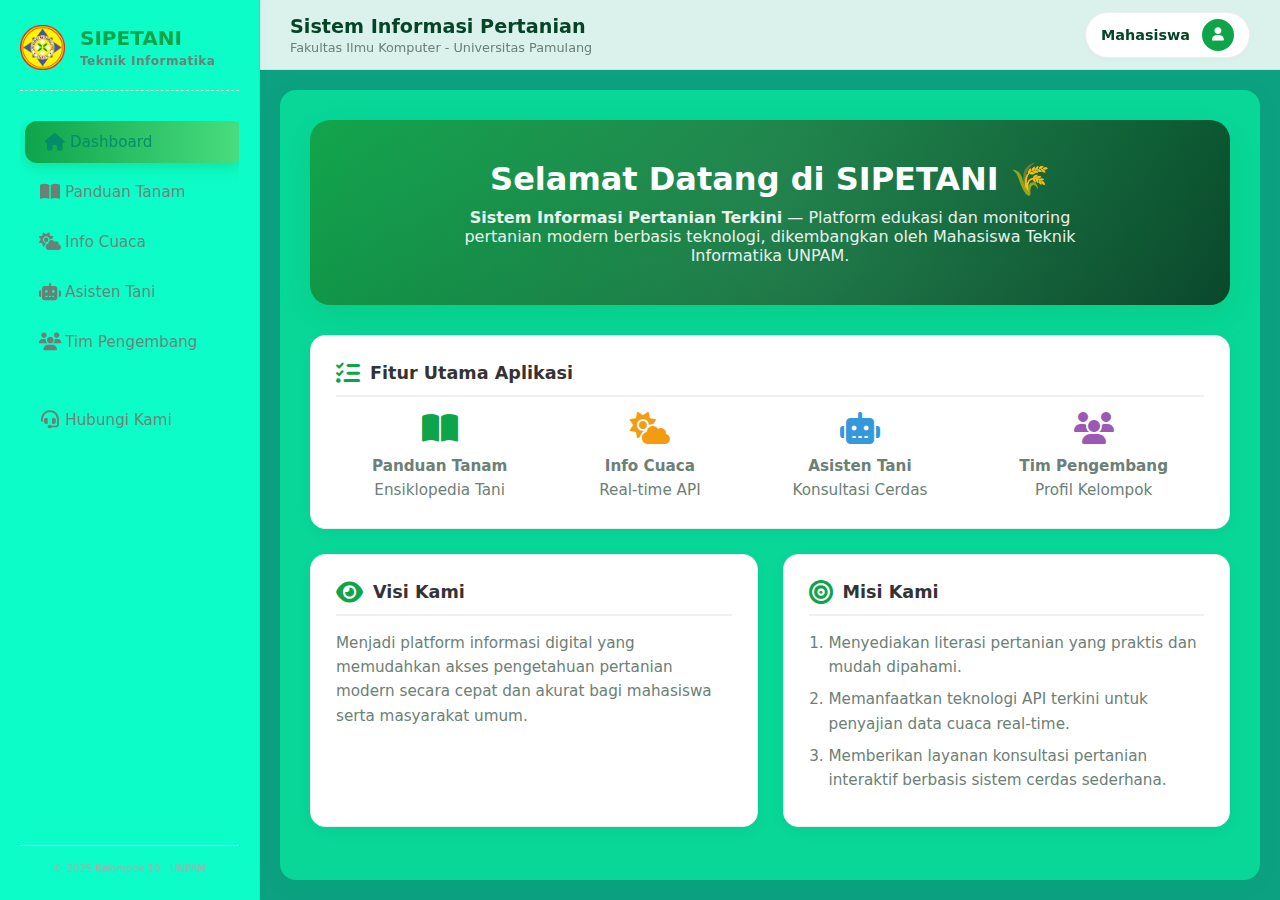
<file: index.html>
<!DOCTYPE html>
<html lang="id">

<head>
  <meta charset="UTF-8">
  <meta name="viewport" content="width=device-width, initial-scale=1.0">
  <title>SIPETANI Dashboard | Universitas Pamulang</title>

  <link rel="icon" type="image/png" href="logo_unpam.png">
  <link rel="stylesheet" href="style.css">
  <link rel="stylesheet" href="https://cdnjs.cloudflare.com/ajax/libs/font-awesome/6.4.0/css/all.min.css">
</head>

<body>

  <div class="container">

    <nav class="sidebar">
      <div class="logo-area">
        <img src="logo_unpam.png" alt="Logo UNPAM" class="logo-img">
        <div class="logo-text">
          <h2>SIPETANI</h2>
          <span>Teknik Informatika</span>
        </div>
      </div>

      <ul class="menu-list" id="leftMenu">
        <li>
          <a href="home.html" target="appFrame" class="active">
            <i class="fa-solid fa-house"></i> <span>Dashboard</span>
          </a>
        </li>
        <li>
          <a href="panduan.html" target="appFrame">
            <i class="fa-solid fa-book-open"></i> <span>Panduan Tanam</span>
          </a>
        </li>
        <li>
          <a href="cuaca.html" target="appFrame">
            <i class="fa-solid fa-cloud-sun"></i> <span>Info Cuaca</span>
          </a>
        </li>
        <li>
          <a href="asisten.html" target="appFrame">
            <i class="fa-solid fa-robot"></i> <span>Asisten Tani</span>
          </a>
        </li>
        <li>
          <a href="tim.html" target="appFrame">
            <i class="fa-solid fa-users"></i> <span>Tim Pengembang</span>
          </a>
        </li>

        <li class="menu-spacer"></li>

        <li>
          <a href="kontak.html" target="appFrame" class="logout-mode">
            <i class="fa-solid fa-headset"></i> <span>Hubungi Kami</span>
          </a>
        </li>
      </ul>

      <div class="sidebar-footer">
        <small>&copy; 2025 Kelompok 10 - UNPAM</small>
      </div>
    </nav>

    <main class="main-content">
      <header class="top-header">
        <div class="header-title">
          <h3>Sistem Informasi Pertanian</h3>
          <p class="subtitle">Fakultas Ilmu Komputer - Universitas Pamulang</p>
        </div>
        <div class="user-profile">
          <span class="user-name">Mahasiswa</span>
          <div class="avatar"><i class="fa-solid fa-user"></i></div>
        </div>
      </header>

      <div class="content-frame-wrapper">
        <iframe id="mainFrame" src="home.html" name="appFrame" title="Konten Aplikasi"></iframe>
      </div>
    </main>
  </div>

  <script src="script.js"></script>
</body>

</html>
</file>
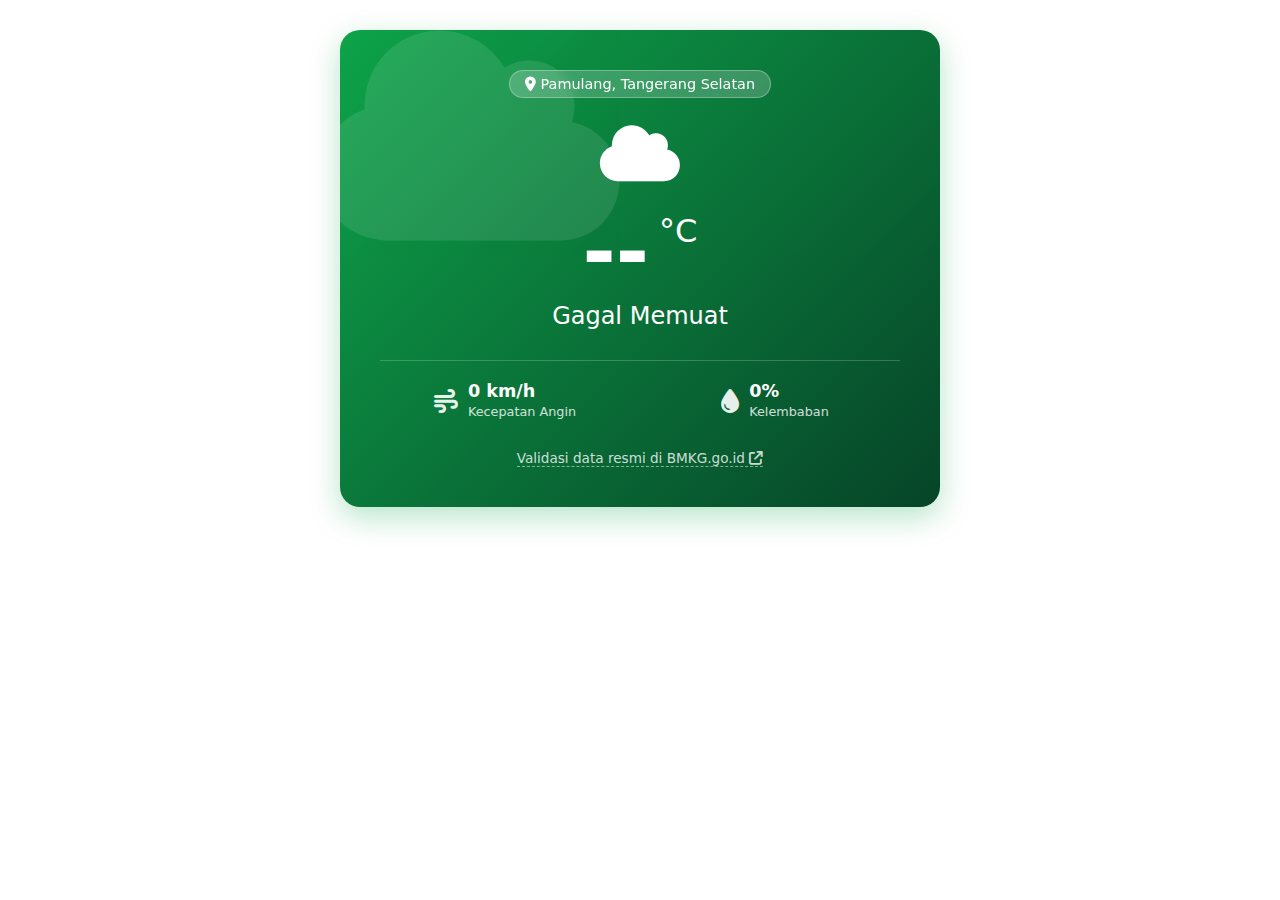
<file: cuaca.html>
<!DOCTYPE html>
<html lang="id">

<head>
  <meta charset="UTF-8">
  <meta name="viewport" content="width=device-width, initial-scale=1.0">
  <title>Info Cuaca - SIPETANI</title>

  <link rel="stylesheet" href="style.css">
  <link rel="stylesheet" href="https://cdnjs.cloudflare.com/ajax/libs/font-awesome/6.4.0/css/all.min.css">

  <style>
    /* CSS Khusus Halaman Cuaca */
    body {
      padding: 30px;
      background-color: transparent;
      overflow-y: auto;
    }

    .weather-widget {
      background: linear-gradient(135deg, #0ea44a, #064428);
      color: white;
      border-radius: 20px;
      padding: 40px;
      box-shadow: 0 10px 30px rgba(14, 164, 74, 0.3);
      text-align: center;
      max-width: 600px;
      margin: 0 auto;
      position: relative;
      overflow: hidden;
    }

    .weather-widget::before {
      content: '\f0c2';
      font-family: 'Font Awesome 6 Free';
      font-weight: 900;
      position: absolute;
      top: -20px;
      left: -20px;
      font-size: 15rem;
      opacity: 0.1;
      z-index: 0;
    }

    .widget-content {
      position: relative;
      z-index: 1;
    }

    .location-badge {
      background: rgba(255, 255, 255, 0.2);
      padding: 5px 15px;
      border-radius: 20px;
      font-size: 0.9rem;
      display: inline-block;
      margin-bottom: 20px;
      border: 1px solid rgba(255, 255, 255, 0.3);
      -webkit-backdrop-filter: blur(5px);
      backdrop-filter: blur(5px);
    }

    .temperature-box {
      margin: 20px 0;
    }

    .temp-number {
      font-size: 5rem;
      font-weight: 800;
      line-height: 1;
    }

    .temp-unit {
      font-size: 2rem;
      vertical-align: top;
      margin-left: 5px;
    }

    .weather-desc {
      font-size: 1.5rem;
      margin-top: 10px;
      font-weight: 500;
      text-transform: capitalize;
    }

    .weather-icon-large {
      font-size: 4rem;
      margin-bottom: 10px;
    }

    /* === PERBAIKAN LOGIC TAMPILAN === */

    /* Default state: Tersembunyi */
    .farming-tip {
      display: none;
      background: rgba(0, 0, 0, 0.2);
      margin-top: 20px;
      padding: 15px;
      border-radius: 12px;
      font-size: 0.95rem;
      border-left: 4px solid #f1c40f;
      text-align: left;
      align-items: center;
      gap: 12px;
    }

    /* Class untuk memunculkan elemen (Dipanggil via JS) */
    .farming-tip.show {
      display: flex;
      animation: fadeIn 0.5s ease;
    }

    @keyframes fadeIn {
      from {
        opacity: 0;
        transform: translateY(10px);
      }

      to {
        opacity: 1;
        transform: translateY(0);
      }
    }

    /* ================================= */

    .farming-tip i {
      font-size: 1.2rem;
      color: #f1c40f;
    }

    .details-grid {
      display: grid;
      grid-template-columns: 1fr 1fr;
      gap: 20px;
      margin-top: 30px;
      padding-top: 20px;
      border-top: 1px solid rgba(255, 255, 255, 0.2);
    }

    .detail-item {
      display: flex;
      align-items: center;
      justify-content: center;
      gap: 10px;
    }

    .detail-item i {
      font-size: 1.5rem;
      opacity: 0.9;
    }

    .detail-info {
      text-align: left;
    }

    .detail-value {
      font-weight: 700;
      font-size: 1.1rem;
      display: block;
    }

    .detail-label {
      font-size: 0.8rem;
      opacity: 0.8;
    }

    .bmkg-link {
      display: inline-block;
      margin-top: 30px;
      color: rgba(255, 255, 255, 0.8);
      text-decoration: none;
      font-size: 0.85rem;
      border-bottom: 1px dashed rgba(255, 255, 255, 0.5);
      transition: color 0.3s;
    }

    .bmkg-link:hover {
      color: white;
      border-bottom-style: solid;
    }
  </style>
</head>

<body>

  <div class="weather-widget">
    <div class="widget-content">
      <div class="location-badge">
        <i class="fa-solid fa-location-dot"></i> Pamulang, Tangerang Selatan
      </div>

      <div id="weatherIcon" class="weather-icon-large">
        <i class="fa-solid fa-cloud"></i>
      </div>

      <div class="temperature-box">
        <span id="tempValue" class="temp-number">--</span>
        <span class="temp-unit">°C</span>
        <div id="weatherDesc" class="weather-desc">Memuat data...</div>
      </div>

      <div class="farming-tip" id="farmingTipBox">
        <i class="fa-solid fa-lightbulb"></i>
        <span id="farmingTipText">Analisis cuaca sedang diproses...</span>
      </div>

      <div class="details-grid">
        <div class="detail-item">
          <i class="fa-solid fa-wind"></i>
          <div class="detail-info">
            <span id="windValue" class="detail-value">0 km/h</span>
            <span class="detail-label">Kecepatan Angin</span>
          </div>
        </div>
        <div class="detail-item">
          <i class="fa-solid fa-droplet"></i>
          <div class="detail-info">
            <span id="humidityValue" class="detail-value">0%</span>
            <span class="detail-label">Kelembaban</span>
          </div>
        </div>
      </div>

      <a href="https://www.bmkg.go.id/" target="_blank" rel="noopener noreferrer" class="bmkg-link">
        Validasi data resmi di BMKG.go.id <i class="fa-solid fa-arrow-up-right-from-square"></i>
      </a>
    </div>
  </div>

  <script>
    const lokasi = { lat: -6.3427, lon: 106.7512 };
    const apiUrl = `https://api.open-meteo.com/v1/forecast?latitude=${lokasi.lat}&longitude=${lokasi.lon}&current=temperature_2m,relative_humidity_2m,weather_code,wind_speed_10m&timezone=auto`;

    async function getWeather() {
      try {
        const response = await fetch(apiUrl);
        if (!response.ok) throw new Error("Gagal terhubung");

        const data = await response.json();
        const current = data.current;

        document.getElementById('tempValue').innerText = Math.round(current.temperature_2m);
        document.getElementById('windValue').innerText = current.wind_speed_10m + " km/h";
        document.getElementById('humidityValue').innerText = current.relative_humidity_2m + "%";

        updateWeatherCondition(current.weather_code);
        updateFarmingTip(current.weather_code, current.temperature_2m);

      } catch (error) {
        console.error("Error:", error);
        document.getElementById('weatherDesc').innerText = "Gagal memuat";
      }
    }

    function updateWeatherCondition(code) {
      let desc = "Mendung";
      let iconClass = "fa-cloud";

      if (code === 0) { desc = "Cerah"; iconClass = "fa-sun"; }
      else if (code >= 1 && code <= 3) { desc = "Berawan"; iconClass = "fa-cloud-sun"; }
      else if (code >= 45 && code <= 48) { desc = "Kabut"; iconClass = "fa-smog"; }
      else if (code >= 51 && code <= 67) { desc = "Gerimis"; iconClass = "fa-cloud-rain"; }
      else if (code >= 80 && code <= 99) { desc = "Hujan Deras"; iconClass = "fa-cloud-showers-heavy"; }
      else if (code >= 95) { desc = "Badai Petir"; iconClass = "fa-bolt"; }

      document.getElementById('weatherDesc').innerText = desc;
      document.getElementById('weatherIcon').innerHTML = `<i class="fa-solid ${iconClass}"></i>`;
    }

    function updateFarmingTip(code, temp) {
      const tipBox = document.getElementById('farmingTipBox');
      const tipText = document.getElementById('farmingTipText');
      let message = "";

      if (code >= 51) {
        message = "Hujan terdeteksi. Sebaiknya <b>tunda penyiraman</b> dan pemberian pupuk cair agar tidak hanyut.";
      } else if (temp > 32) {
        message = "Suhu cukup tinggi. Pastikan tanah tetap lembab, disarankan <b>menyiram tanaman pada sore hari</b>.";
      } else {
        message = "Cuaca kondusif. Waktu yang tepat untuk melakukan <b>pemupukan</b> atau perawatan rutin.";
      }

      tipText.innerHTML = message;

      // PERBAIKAN JS: Menggunakan classList, bukan style.display
      tipBox.classList.add('show');
    }

    getWeather();
  </script>

</body>

</html>
</file>
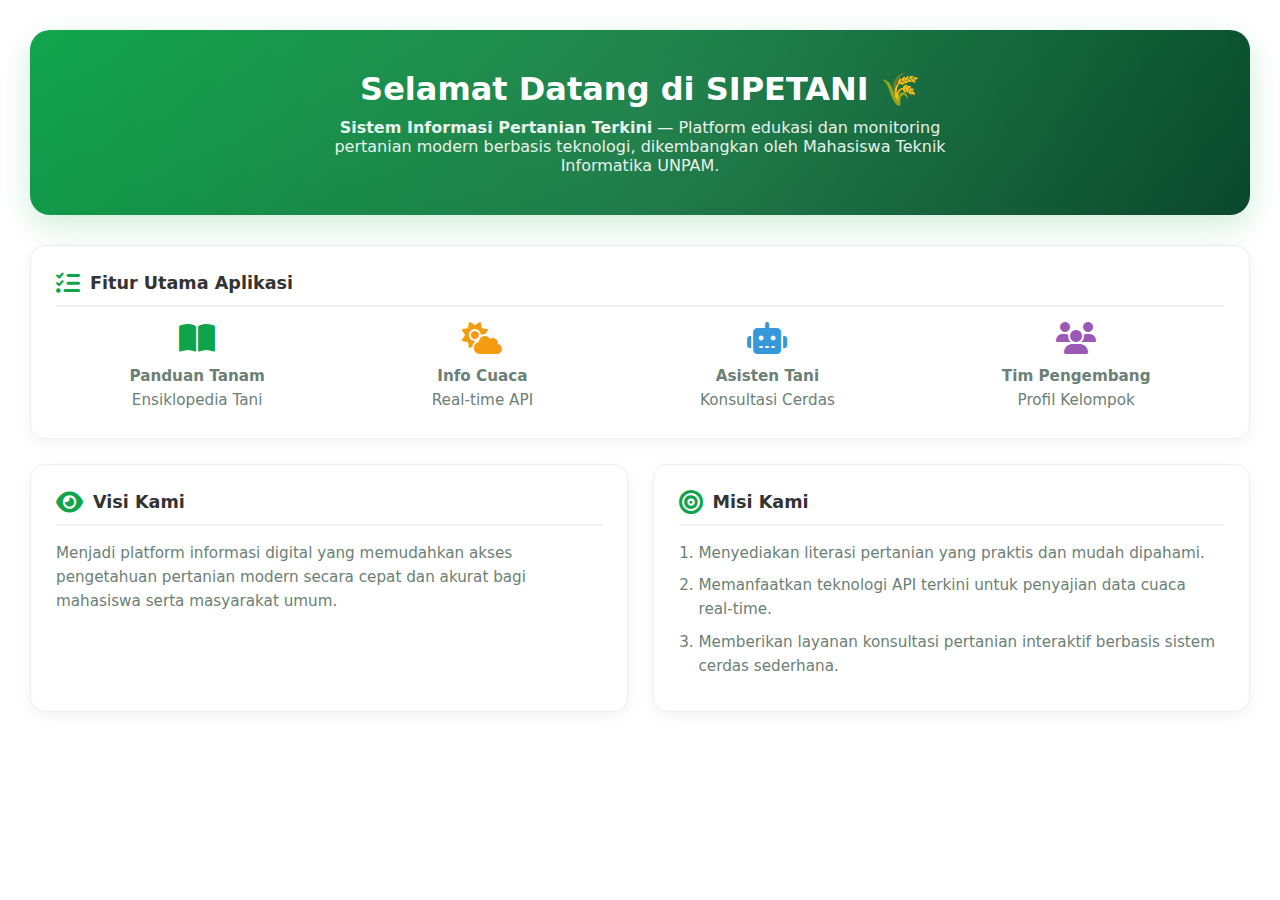
<file: home.html>
<!DOCTYPE html>
<html lang="id">

<head>
  <meta charset="UTF-8">
  <meta name="viewport" content="width=device-width, initial-scale=1.0">
  <title>Home - SIPETANI</title>

  <link rel="stylesheet" href="style.css">
  <link rel="stylesheet" href="https://cdnjs.cloudflare.com/ajax/libs/font-awesome/6.4.0/css/all.min.css">

  <style>
    /* CSS Khusus Halaman Home (Internal) */
    body {
      padding: 30px;
      background-color: transparent;
      overflow-y: auto;
    }

    /* 1. Hero Section */
    .hero-banner {
      background: linear-gradient(135deg, var(--primary-color), var(--primary-dark));
      color: white;
      padding: 40px;
      border-radius: 20px;
      box-shadow: 0 10px 30px rgba(14, 164, 74, 0.2);
      text-align: center;
      margin-bottom: 30px;
      position: relative;
      overflow: hidden;
    }

    .hero-banner::before {
      content: '';
      position: absolute;
      top: -50%;
      left: -50%;
      width: 200%;
      height: 200%;
      background: radial-gradient(circle, rgba(255, 255, 255, 0.1) 0%, transparent 60%);
      animation: rotate 20s linear infinite;
    }

    .hero-content {
      position: relative;
      z-index: 1;
    }

    .hero-banner h1 {
      font-size: 2rem;
      margin-bottom: 10px;
      font-weight: 800;
    }

    .hero-banner p {
      font-size: 1rem;
      opacity: 0.9;
      max-width: 650px;
      margin: 0 auto;
    }

    /* 2. Grid Layout */
    .info-grid {
      display: grid;
      grid-template-columns: 1fr 1fr;
      gap: 25px;
    }

    .info-card {
      background: white;
      padding: 25px;
      border-radius: 15px;
      box-shadow: 0 4px 15px rgba(0, 0, 0, 0.05);
      border: 1px solid #eee;
      transition: transform 0.3s ease;
    }

    /* === PERBAIKAN: Kelas Baru untuk Menggantikan Inline Style === */

    /* Menggantikan style="grid-column: span 2;" */
    .card-wide {
      grid-column: span 2;
    }

    /* Menggantikan style="display: flex; ..." pada container fitur */
    .features-wrapper {
      display: flex;
      flex-wrap: wrap;
      gap: 20px;
      justify-content: space-around;
      text-align: center;
    }

    /* Styling umum untuk item fitur */
    .feature-item i {
      font-size: 2rem;
      margin-bottom: 10px;
    }

    /* Warna-warni ikon dipindahkan ke sini */
    .icon-guide {
      color: var(--primary-color);
    }

    .icon-weather {
      color: #f39c12;
    }

    .icon-ai {
      color: #3498db;
    }

    .icon-team {
      color: #9b59b6;
    }

    /* ========================================================== */

    .info-card:hover {
      transform: translateY(-5px);
      border-color: var(--primary-color);
    }

    .card-header {
      display: flex;
      align-items: center;
      gap: 10px;
      margin-bottom: 15px;
      padding-bottom: 10px;
      border-bottom: 2px solid #f0f0f0;
    }

    .card-header i {
      font-size: 1.5rem;
      color: var(--primary-color);
    }

    .card-header h3 {
      color: var(--text-color);
      margin: 0;
      font-size: 1.1rem;
    }

    .info-card p,
    .info-card li {
      color: var(--text-muted);
      line-height: 1.6;
      font-size: 0.95rem;
    }

    .info-card ul,
    .info-card ol {
      padding-left: 20px;
    }

    .info-card li {
      margin-bottom: 8px;
    }

    @keyframes rotate {
      from {
        transform: rotate(0deg);
      }

      to {
        transform: rotate(360deg);
      }
    }

    @media (max-width: 768px) {
      .info-grid {
        grid-template-columns: 1fr;
      }

      body {
        padding: 15px;
      }
    }
  </style>
</head>

<body>

  <div class="hero-banner">
    <div class="hero-content">
      <h1>Selamat Datang di SIPETANI 🌾</h1>
      <p><strong>Sistem Informasi Pertanian Terkini</strong> — Platform edukasi dan monitoring pertanian modern berbasis
        teknologi, dikembangkan oleh Mahasiswa Teknik Informatika UNPAM.</p>
    </div>
  </div>

  <div class="info-grid">

    <div class="info-card card-wide">
      <div class="card-header">
        <i class="fa-solid fa-list-check"></i>
        <h3>Fitur Utama Aplikasi</h3>
      </div>

      <div class="features-wrapper">

        <div class="feature-item">
          <i class="fa-solid fa-book-open feature-item icon-guide"></i>
          <p><strong>Panduan Tanam</strong><br>Ensiklopedia Tani</p>
        </div>

        <div class="feature-item">
          <i class="fa-solid fa-cloud-sun feature-item icon-weather"></i>
          <p><strong>Info Cuaca</strong><br>Real-time API</p>
        </div>

        <div class="feature-item">
          <i class="fa-solid fa-robot feature-item icon-ai"></i>
          <p><strong>Asisten Tani</strong><br>Konsultasi Cerdas</p>
        </div>

        <div class="feature-item">
          <i class="fa-solid fa-users feature-item icon-team"></i>
          <p><strong>Tim Pengembang</strong><br>Profil Kelompok</p>
        </div>

      </div>
    </div>

    <div class="info-card">
      <div class="card-header">
        <i class="fa-solid fa-eye"></i>
        <h3>Visi Kami</h3>
      </div>
      <p>Menjadi platform informasi digital yang memudahkan akses pengetahuan pertanian modern secara cepat dan akurat
        bagi mahasiswa serta masyarakat umum.</p>
    </div>

    <div class="info-card">
      <div class="card-header">
        <i class="fa-solid fa-bullseye"></i>
        <h3>Misi Kami</h3>
      </div>
      <ol>
        <li>Menyediakan literasi pertanian yang praktis dan mudah dipahami.</li>
        <li>Memanfaatkan teknologi API terkini untuk penyajian data cuaca real-time.</li>
        <li>Memberikan layanan konsultasi pertanian interaktif berbasis sistem cerdas sederhana.</li>
      </ol>
    </div>

  </div>

</body>

</html>
</file>
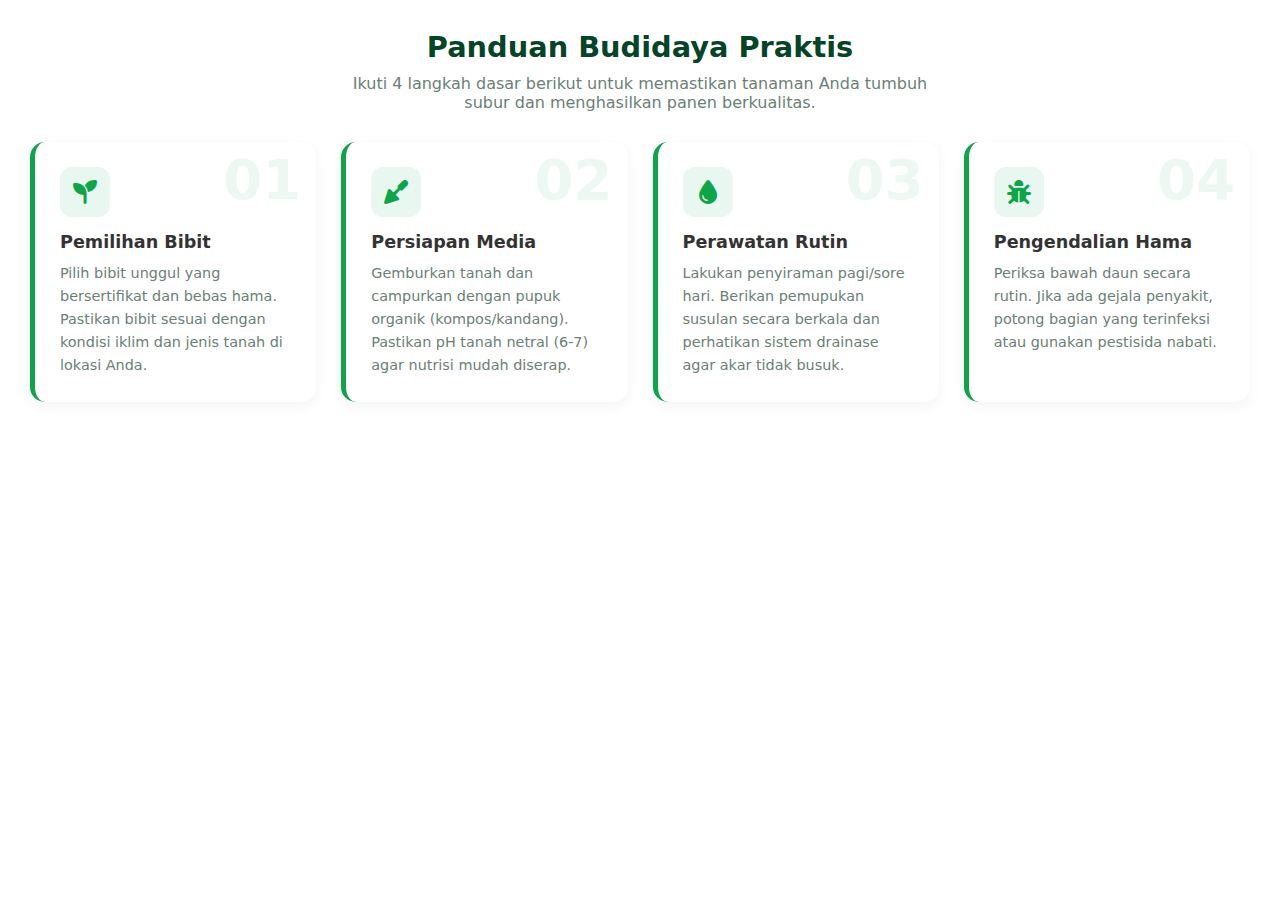
<file: panduan.html>
<!DOCTYPE html>
<html lang="id">

<head>
  <meta charset="UTF-8">
  <meta name="viewport" content="width=device-width, initial-scale=1.0">
  <title>Panduan Tanam - SIPETANI</title>

  <link rel="stylesheet" href="style.css">
  <link rel="stylesheet" href="https://cdnjs.cloudflare.com/ajax/libs/font-awesome/6.4.0/css/all.min.css">

  <style>
    /* CSS Khusus Halaman Panduan */
    body {
      padding: 30px;
      background-color: transparent;
      overflow-y: auto;
    }

    .header-section {
      margin-bottom: 30px;
      text-align: center;
    }

    .header-section h2 {
      color: var(--primary-dark);
      margin-bottom: 10px;
      font-size: 1.8rem;
    }

    .header-section p {
      color: var(--text-muted);
      max-width: 600px;
      margin: 0 auto;
    }

    /* Container Grid */
    .guide-grid {
      display: grid;
      grid-template-columns: repeat(auto-fit, minmax(280px, 1fr));
      gap: 25px;
    }

    /* Kartu Panduan */
    .step-card {
      background: white;
      padding: 25px;
      border-radius: 15px;
      box-shadow: 0 4px 15px rgba(0, 0, 0, 0.05);
      /* Menggunakan variable CSS global untuk border */
      border-left: 5px solid var(--primary-color);
      position: relative;
      transition: transform 0.3s ease;
      overflow: hidden;
      /* Mencegah angka keluar kotak */
    }

    .step-card:hover {
      transform: translateY(-5px);
      box-shadow: 0 10px 25px rgba(0, 0, 0, 0.1);
    }

    /* Angka Latar Belakang */
    .step-number {
      position: absolute;
      top: 10px;
      right: 15px;
      font-size: 3.5rem;
      font-weight: 900;
      color: rgba(14, 164, 74, 0.08);
      /* Transparansi murni via CSS */
      line-height: 1;
      z-index: 0;

      /* === PERBAIKAN: Kompatibilitas Browser (Safari/Chrome) === */
      -webkit-user-select: none;
      -moz-user-select: none;
      -ms-user-select: none;
      user-select: none;
    }

    /* Kotak Ikon */
    .icon-box {
      width: 50px;
      height: 50px;
      background: #e8f8f0;
      /* Hijau pudar */
      color: var(--primary-color);
      border-radius: 12px;
      display: flex;
      align-items: center;
      justify-content: center;
      font-size: 1.5rem;
      margin-bottom: 15px;
      position: relative;
      z-index: 1;
    }

    .step-content {
      position: relative;
      z-index: 1;
    }

    .step-card h3 {
      margin-bottom: 10px;
      color: var(--text-color);
      font-size: 1.1rem;
    }

    .step-card p {
      font-size: 0.9rem;
      color: var(--text-muted);
      line-height: 1.6;
    }
  </style>
</head>

<body>

  <div class="header-section">
    <h2>Panduan Budidaya Praktis</h2>
    <p>Ikuti 4 langkah dasar berikut untuk memastikan tanaman Anda tumbuh subur dan menghasilkan panen berkualitas.</p>
  </div>

  <div class="guide-grid">

    <div class="step-card">
      <span class="step-number">01</span>
      <div class="icon-box">
        <i class="fa-solid fa-seedling"></i>
      </div>
      <div class="step-content">
        <h3>Pemilihan Bibit</h3>
        <p>Pilih bibit unggul yang bersertifikat dan bebas hama. Pastikan bibit sesuai dengan kondisi iklim dan jenis
          tanah di lokasi Anda.</p>
      </div>
    </div>

    <div class="step-card">
      <span class="step-number">02</span>
      <div class="icon-box">
        <i class="fa-solid fa-trowel"></i>
      </div>
      <div class="step-content">
        <h3>Persiapan Media</h3>
        <p>Gemburkan tanah dan campurkan dengan pupuk organik (kompos/kandang). Pastikan pH tanah netral (6-7) agar
          nutrisi mudah diserap.</p>
      </div>
    </div>

    <div class="step-card">
      <span class="step-number">03</span>
      <div class="icon-box">
        <i class="fa-solid fa-droplet"></i>
      </div>
      <div class="step-content">
        <h3>Perawatan Rutin</h3>
        <p>Lakukan penyiraman pagi/sore hari. Berikan pemupukan susulan secara berkala dan perhatikan sistem drainase
          agar akar tidak busuk.</p>
      </div>
    </div>

    <div class="step-card">
      <span class="step-number">04</span>
      <div class="icon-box">
        <i class="fa-solid fa-bug"></i>
      </div>
      <div class="step-content">
        <h3>Pengendalian Hama</h3>
        <p>Periksa bawah daun secara rutin. Jika ada gejala penyakit, potong bagian yang terinfeksi atau gunakan
          pestisida nabati.</p>
      </div>
    </div>

  </div>

</body>

</html>
</file>
<file: style.css>
/* ========================================= */
/* 1. SETUP VARIABEL & RESET GLOBAL          */
/* ========================================= */
:root {
  /* --- Palet Warna SIPETANI --- */
  --primary-color: #0ea44a; /* Hijau Daun (Utama) */
  --primary-dark: #064428; /* Hijau Tua (Teks/Header) */
  --accent-light: #4ade80; /* Hijau Terang (Hover/Gradient) */

  /* --- Warna UI --- */
  --sidebar-bg: #0dfdc9;
  --main-bg: #039e7cf6; /* Background Abu Kehijauan (Soft) */
  --text-color: #333333; /* Warna Teks Utama */
  --text-muted: #6b8076; /* Warna Teks Sekunder */

  /* --- Properti UI --- */
  --border-radius: 12px;
  --shadow-soft: 0 4px 20px rgba(14, 164, 74, 0.08); /* Bayangan Halus */
  --transition-speed: 0.3s;

  /* --- Font Family --- */
  /* Prioritas: Inter, lalu font bawaan sistem */
  font-family: "Inter", system-ui, -apple-system, "Segoe UI", Roboto, sans-serif;
}

/* Reset Standar Browser */
* {
  box-sizing: border-box;
  margin: 0;
  padding: 0;
}

body {
  background-color: var(--main-bg);
  height: 100vh; /* Full Tinggi Layar */
  overflow: hidden; /* Mencegah scroll ganda di body utama */
  color: var(--text-color);
  font-family: var(--font-family);
  -webkit-font-smoothing: antialiased; /* Font lebih halus di Mac/iOS */
}

/* ========================================= */
/* 2. LAYOUT UTAMA (GRID SYSTEM)             */
/* ========================================= */
.container {
  display: grid;
  /* Kolom 1: Sidebar (260px), Kolom 2: Konten (Sisa ruang) */
  grid-template-columns: 260px 1fr;
  height: 100vh;
}

/* ========================================= */
/* 3. SIDEBAR (NAVIGASI KIRI)                */
/* ========================================= */
.sidebar {
  background: var(--sidebar-bg);
  display: flex;
  flex-direction: column;
  padding: 25px 20px;
  border-right: 1px solid rgba(0, 0, 0, 0.05);
  box-shadow: 2px 0 10px rgba(0, 0, 0, 0.02);
  z-index: 10;
}

/* Area Logo */
.logo-area {
  display: flex;
  align-items: center;
  gap: 15px;
  margin-bottom: 30px;
  padding-bottom: 20px;
  border-bottom: 1px dashed #ddd;
}

.logo-img {
  width: 45px;
  height: 45px;
  object-fit: contain; /* Agar logo UNPAM tidak gepeng */
}

.logo-text h2 {
  font-size: 1.25rem;
  color: var(--primary-color);
  font-weight: 700;
  line-height: 1.2;
}

.logo-text span {
  font-size: 0.75rem;
  color: var(--text-muted);
  font-weight: 600;
  letter-spacing: 0.5px;
}

/* Daftar Menu */
.menu-list {
  list-style: none;
  flex-grow: 1;
  overflow-y: auto; /* Scroll jika menu kepanjangan */
}

.menu-list li {
  margin-bottom: 8px;
}

.menu-list a {
  text-decoration: none;
  color: var(--text-muted);
  display: flex;
  align-items: center;
  padding: 12px 15px;
  border-radius: var(--border-radius);
  transition: all var(--transition-speed) ease;
  font-weight: 500;
  font-size: 0.95rem;
}

.menu-list a i {
  width: 30px; /* Lebar tetap ikon agar teks rata */
  font-size: 1.1rem;
  text-align: center;
}

/* Efek Hover & Active */
.menu-list a:hover,
.menu-list a.active {
  background: linear-gradient(90deg, var(--primary-color), var(--accent-light));
  color: rgb(3, 141, 106);
  box-shadow: 0 4px 15px rgba(14, 164, 74, 0.3);
  transform: translateX(5px); /* Geser kanan sedikit */
}

/* Spacer & Footer Sidebar */
.menu-spacer {
  margin-top: auto;
  height: 20px;
}

.sidebar-footer {
  text-align: center;
  font-size: 0.75rem;
  color: #aaa;
  margin-top: 10px;
  border-top: 1px solid #eee;
  padding-top: 15px;
}

/* ========================================= */
/* 4. KONTEN UTAMA (KANAN)                   */
/* ========================================= */
.main-content {
  display: flex;
  flex-direction: column;
  position: relative;
  overflow: hidden;
}

/* Header Atas */
.top-header {
  height: 70px;
  background: rgba(255, 255, 255, 0.85);
  backdrop-filter: blur(12px); /* Efek Kaca Buram */
  -webkit-backdrop-filter: blur(12px); /* Safari Support */
  display: flex;
  justify-content: space-between;
  align-items: center;
  padding: 0 30px;
  border-bottom: 1px solid rgba(0, 0, 0, 0.05);
  position: sticky;
  top: 0;
  z-index: 5;
}

.header-title h3 {
  font-size: 1.2rem;
  color: var(--primary-dark);
}

.subtitle {
  font-size: 0.8rem;
  color: var(--text-muted);
  margin-top: 2px;
}

/* Profil User */
.user-profile {
  display: flex;
  align-items: center;
  gap: 12px;
  background: white;
  padding: 6px 15px;
  border-radius: 30px;
  border: 1px solid #eee;
  box-shadow: 0 2px 5px rgba(0, 0, 0, 0.02);
}

.user-name {
  font-size: 0.9rem;
  font-weight: 600;
  color: var(--primary-dark);
}

.avatar {
  width: 32px;
  height: 32px;
  background: var(--primary-color);
  color: white;
  border-radius: 50%;
  display: flex;
  align-items: center;
  justify-content: center;
  font-size: 0.85rem;
}

/* Wrapper Iframe (Layar TV) */
.content-frame-wrapper {
  flex-grow: 1;
  padding: 20px;
  animation: fadeIn 0.8s ease-out;
}

iframe {
  width: 100%;
  height: 100%;
  border: none;
  background: rgba(7, 238, 161, 0.705);
  border-radius: 16px;
  box-shadow: var(--shadow-soft);
  display: block;
}

/* ========================================= */
/* 5. ANIMASI                                */
/* ========================================= */
@keyframes fadeIn {
  from {
    opacity: 0;
    transform: translateY(15px);
  }
  to {
    opacity: 1;
    transform: translateY(0);
  }
}

/* ========================================= */
/* 6. RESPONSIF (MOBILE)                     */
/* ========================================= */
@media (max-width: 768px) {
  .container {
    grid-template-columns: 1fr; /* Sidebar hilang, konten 100% */
  }

  .sidebar {
    display: none; /* Sembunyikan sidebar di HP (Sesuai request fokus PC) */
  }

  .top-header {
    padding: 0 15px;
  }

  .header-title h3 {
    font-size: 1rem;
  }

  .subtitle {
    display: none; /* Sembunyikan subtitle di layar sempit */
  }

  .content-frame-wrapper {
    padding: 10px; /* Padding lebih kecil di HP */
  }
}
</file>
